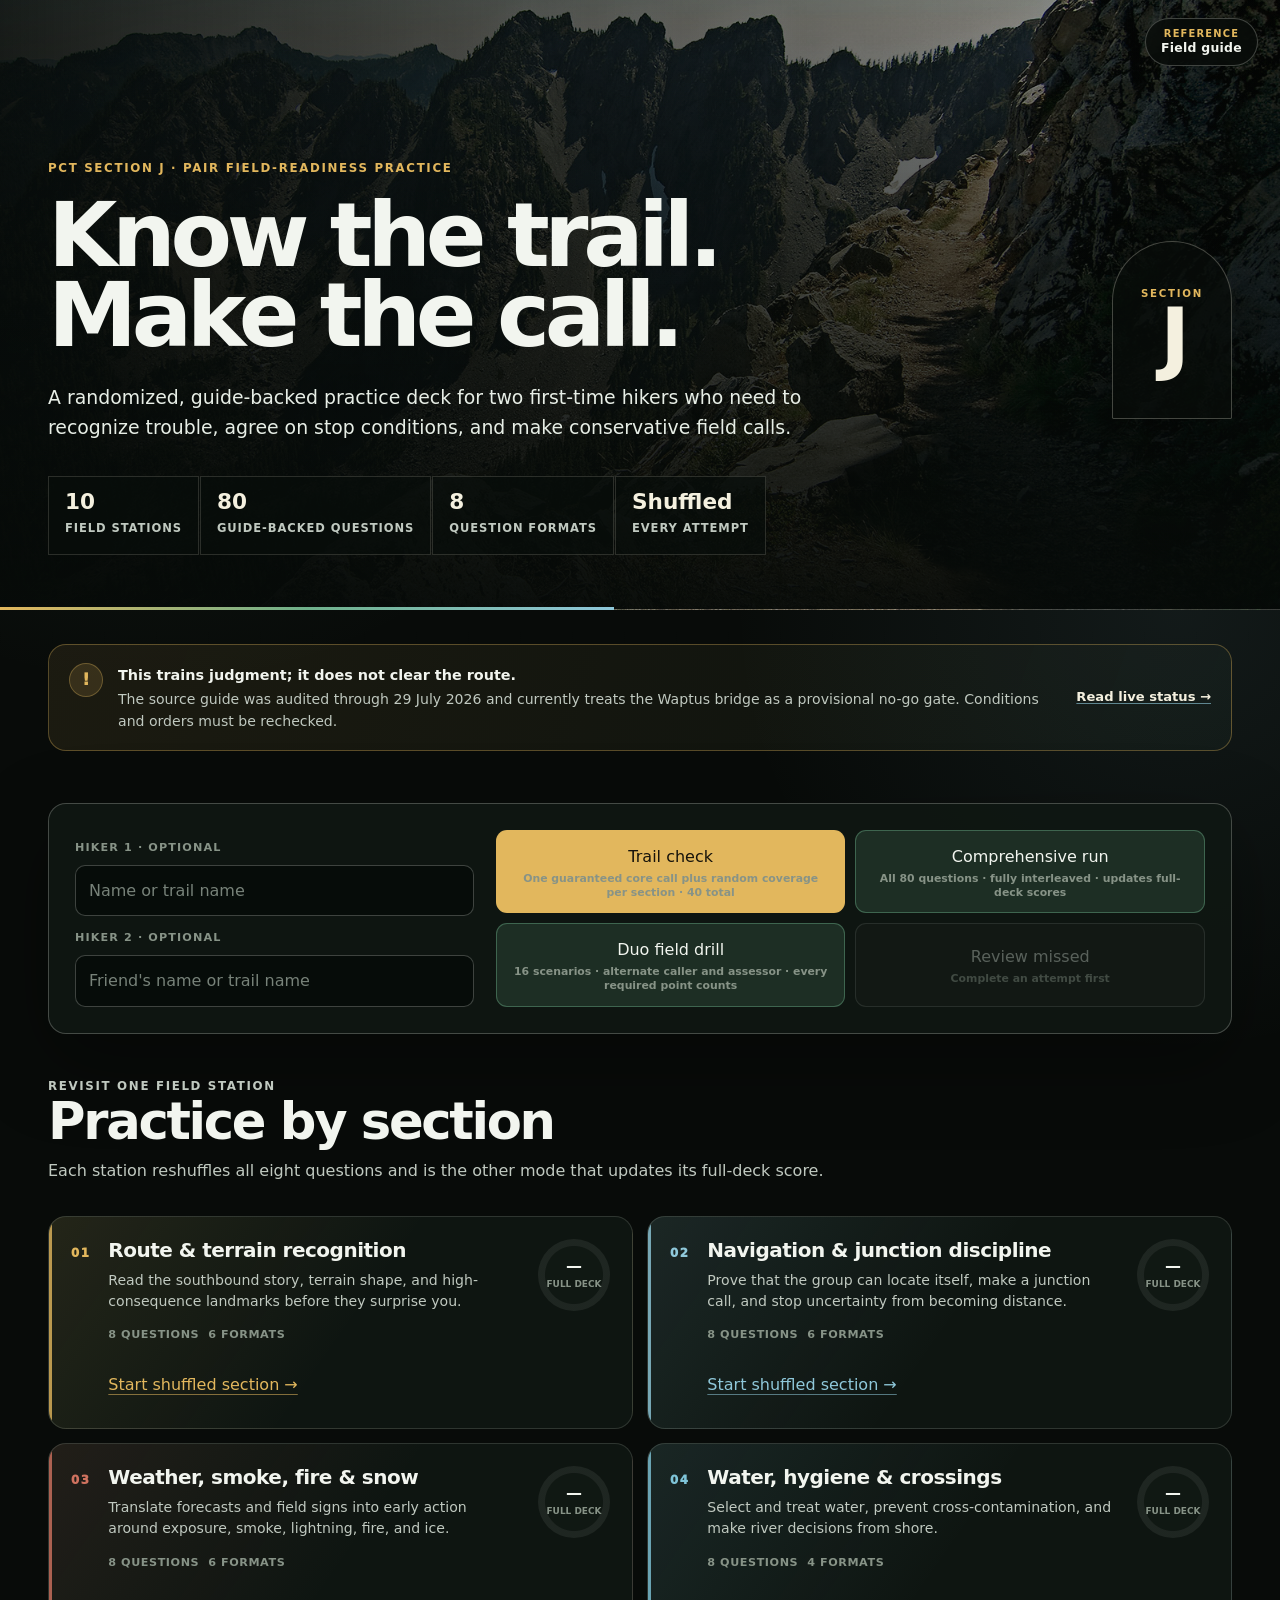
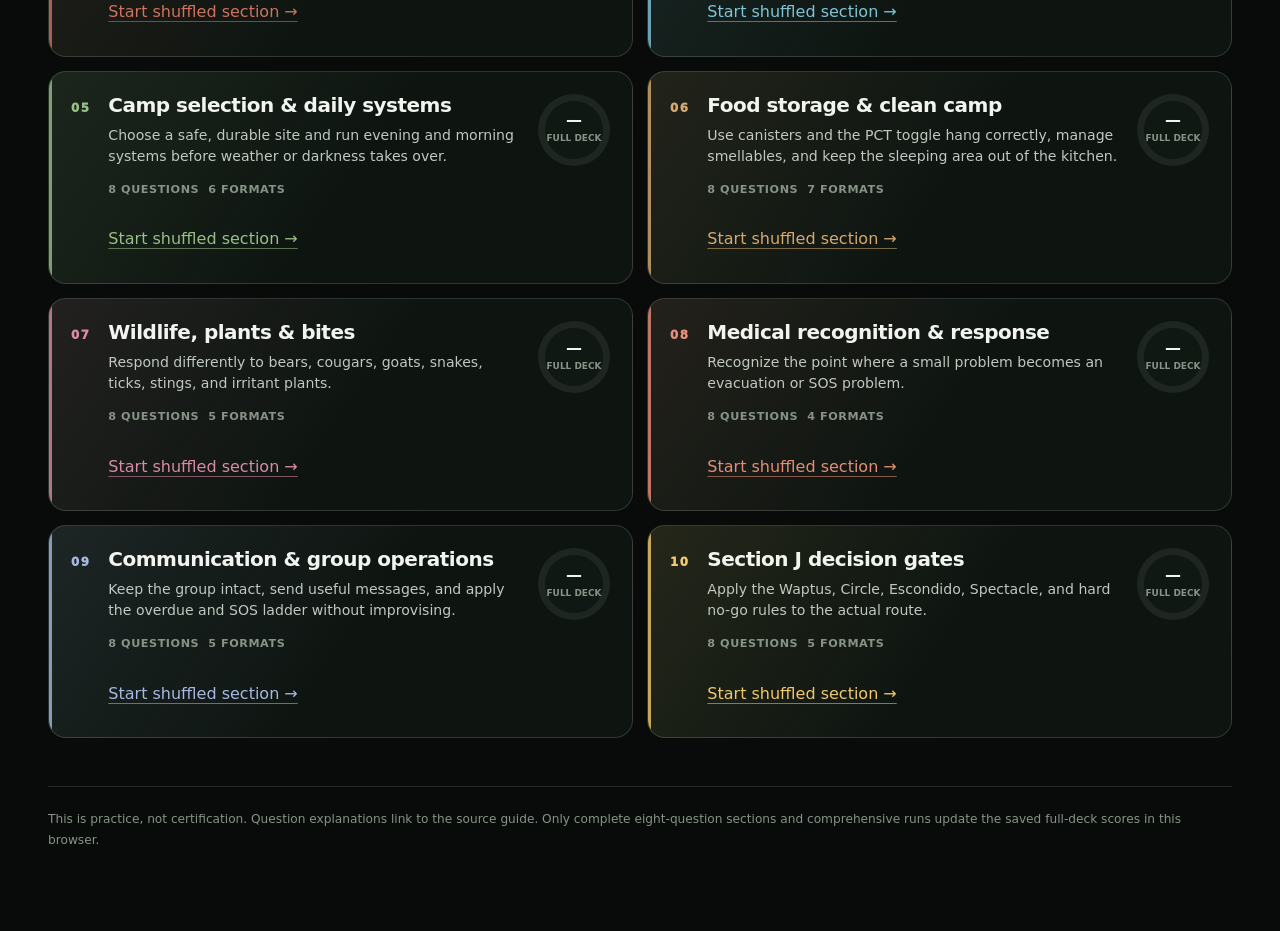
<file: quiz.html>
<!doctype html>
<html lang="en">
  <head>
    <meta charset="utf-8" />
    <meta name="viewport" content="width=device-width, initial-scale=1" />
    <meta name="color-scheme" content="dark" />
    <meta
      name="description"
      content="A randomized, section-based trail knowledge quiz for the PCT Section J field guide."
    />
    <title>Section J Trail Knowledge Check</title>
    <link
      rel="icon"
      href="data:image/svg+xml,%3Csvg xmlns='http://www.w3.org/2000/svg' viewBox='0 0 64 64'%3E%3Crect width='64' height='64' rx='12' fill='%23080c0a'/%3E%3Cpath d='M10 50 28 14l10 19 6-10 10 27H10z' fill='%23e2b75d'/%3E%3C/svg%3E"
    />
    <link rel="stylesheet" href="styles.css?v=20260730c" />
    <link rel="stylesheet" href="quiz.css?v=20260730c" />
  </head>
  <body class="quiz-page">
    <a class="page-switcher" href="index.html">
      <span>Reference</span>
      Field guide
    </a>

    <main id="quiz-app" class="quiz-shell">
      <section id="quiz-loading" class="quiz-loading" aria-live="polite">
        <span class="loading-pulse" aria-hidden="true"></span>
        Preparing the trail deck…
      </section>
    </main>

    <noscript>
      <p class="quiz-noscript">
        This quiz needs JavaScript to shuffle questions, score answers, and save full-deck section results.
      </p>
    </noscript>

    <script src="quiz-data.js?v=20260730c"></script>
    <script src="quiz.js?v=20260730c"></script>
  </body>
</html>
</file>
<file: styles.css>
:root {
  color-scheme: dark;
  --bg: #080b09;
  --surface: #111815;
  --surface-soft: #17211d;
  --surface-cold: #10212a;
  --text: #f2f5ef;
  --muted: #c0c9c0;
  --subtle: #879387;
  --line: rgba(236, 243, 235, 0.14);
  --line-strong: rgba(236, 243, 235, 0.24);
  --evergreen: #6fb18b;
  --glacier: #8fc8da;
  --snow: #f4f0df;
  --sun: #e2b75d;
  --ember: #cf725f;
  --berry: #d88ba6;
  --code: #b9e3ca;
}

* {
  box-sizing: border-box;
}

html {
  scroll-behavior: smooth;
}

body {
  background: var(--bg);
  color: var(--text);
  font: 16px/1.7 ui-sans-serif, system-ui, -apple-system, BlinkMacSystemFont, "Segoe UI", sans-serif;
  margin: 0;
  overflow-x: hidden;
}

a {
  color: var(--glacier);
  text-decoration-color: rgba(143, 200, 218, 0.62);
  text-decoration-thickness: 0.08em;
  text-underline-offset: 0.18em;
}

a:hover {
  color: #c7ecf4;
}

.page-switcher {
  align-items: center;
  backdrop-filter: blur(14px);
  background: rgba(8, 11, 9, 0.82);
  border: 1px solid var(--line-strong);
  border-radius: 999px;
  color: var(--text);
  display: inline-flex;
  flex-direction: column;
  font-size: 0.78rem;
  font-weight: 850;
  gap: 1px;
  letter-spacing: 0.02em;
  line-height: 1.1;
  padding: 10px 15px;
  position: fixed;
  right: 22px;
  text-align: right;
  text-decoration: none;
  top: 18px;
  z-index: 50;
}

.page-switcher span {
  color: var(--sun);
  font-size: 0.62rem;
  letter-spacing: 0.12em;
  text-transform: uppercase;
}

.page-switcher:hover {
  background: rgba(20, 31, 25, 0.94);
  border-color: rgba(143, 200, 218, 0.56);
  color: var(--snow);
}

.markdown-body {
  margin: 0 auto;
  max-width: 1060px;
  padding: 0 0 60px;
  width: min(1060px, calc(100% - 48px));
}

.loading {
  color: var(--muted);
  padding: 64px 0;
}

.guide-hero {
  align-items: end;
  background:
    linear-gradient(180deg, rgba(5, 9, 7, 0.18), rgba(5, 9, 7, 0.82)),
    linear-gradient(90deg, rgba(5, 9, 7, 0.88), rgba(5, 9, 7, 0.22)),
    url("assets/images/section-j-kendall.jpg") center / cover;
  border-bottom: 1px solid var(--line-strong);
  display: grid;
  grid-template-columns: minmax(0, 1fr);
  margin-left: 50%;
  min-height: min(720px, 76vh);
  padding: 96px max(24px, calc((100vw - 1060px) / 2)) 58px;
  transform: translateX(-50%);
  width: 100vw;
}

.guide-hero > div {
  max-width: 980px;
  min-width: 0;
  width: 100%;
}

.markdown-body .guide-hero h1 {
  font-size: 5.2rem;
  line-height: 0.98;
  margin: 0;
  max-width: 980px;
  min-width: 0;
  overflow-wrap: anywhere;
  text-wrap: balance;
}

.hero-kicker {
  color: var(--sun);
  font-size: 0.82rem;
  font-weight: 800;
  margin: 0 0 16px;
  max-width: 100%;
  overflow-wrap: anywhere;
  text-transform: uppercase;
}

.hero-deck {
  color: #edf4eb;
  font-size: 1.24rem;
  line-height: 1.55;
  margin: 24px 0 0;
  max-width: 780px;
  min-width: 0;
  overflow-wrap: anywhere;
}

.hero-facts {
  display: grid;
  gap: 1px;
  grid-template-columns: repeat(4, minmax(0, 1fr));
  margin-top: 34px;
  max-width: 980px;
}

.hero-facts span {
  background: rgba(12, 18, 15, 0.68);
  border: 1px solid rgba(244, 240, 223, 0.14);
  color: var(--muted);
  min-width: 0;
  padding: 14px 16px;
}

.hero-facts strong {
  color: var(--snow);
  display: block;
  font-size: 0.78rem;
  margin-bottom: 4px;
  text-transform: uppercase;
}

.guide-nav {
  border-bottom: 1px solid var(--line-strong);
  border-top: 1px solid var(--line-strong);
  margin: 32px 0 58px;
  padding: 20px 0;
}

.guide-nav-title {
  color: var(--sun);
  font-size: 0.82rem;
  font-weight: 850;
  margin: 0 0 12px;
  text-transform: uppercase;
}

.guide-nav ol {
  display: grid;
  gap: 8px 18px;
  grid-template-columns: repeat(3, minmax(0, 1fr));
  list-style: none;
  margin: 0;
  padding: 0;
}

.guide-nav a {
  color: var(--text);
  display: block;
  font-size: 0.94rem;
  line-height: 1.35;
  text-decoration: none;
}

.guide-nav a:hover {
  color: var(--glacier);
}

.unit-toggle {
  align-items: center;
  display: flex;
  gap: 8px;
  justify-content: flex-end;
  margin: -34px 0 52px;
}

.unit-toggle-label {
  color: var(--sun);
  font-size: 0.76rem;
  font-weight: 850;
  margin-right: 2px;
  text-transform: uppercase;
}

.unit-toggle button {
  appearance: none;
  background: rgba(17, 24, 21, 0.82);
  border: 1px solid var(--line-strong);
  border-radius: 8px;
  color: var(--muted);
  cursor: pointer;
  font: inherit;
  font-size: 0.84rem;
  font-weight: 800;
  line-height: 1;
  min-width: 42px;
  padding: 10px 12px;
}

.unit-toggle button:hover,
.unit-toggle button.is-selected {
  background: rgba(143, 200, 218, 0.15);
  border-color: rgba(143, 200, 218, 0.55);
  color: var(--snow);
}

.altitude-value {
  white-space: nowrap;
}

.trek-profile {
  margin: 30px 0 40px;
}

.trek-profile-shell {
  background:
    linear-gradient(180deg, rgba(143, 200, 218, 0.08), rgba(111, 177, 139, 0.03)),
    #0b1210;
  border: 1px solid var(--line-strong);
  border-radius: 8px;
  overflow: hidden;
}

.trek-profile-svg {
  display: block;
  height: auto;
  min-width: 860px;
  width: 100%;
}

.trek-profile-shell {
  overflow-x: auto;
  scrollbar-color: rgba(143, 200, 218, 0.56) rgba(236, 243, 235, 0.08);
  scrollbar-width: thin;
  -webkit-overflow-scrolling: touch;
}

.trek-profile-gridline {
  stroke: rgba(236, 243, 235, 0.1);
  stroke-width: 1;
}

.trek-profile-distance-line {
  stroke: rgba(236, 243, 235, 0.05);
  stroke-width: 1;
}

.trek-profile-camp-line {
  stroke: rgba(241, 216, 142, 0.42);
  stroke-dasharray: 4 7;
  stroke-width: 1.3;
}

.trek-profile-axis {
  stroke: rgba(236, 243, 235, 0.42);
  stroke-width: 1.2;
}

.trek-profile-area {
  fill: url("#trek-profile-fill");
  opacity: 0.95;
}

.trek-profile-line {
  fill: none;
  stroke: #8fc8da;
  stroke-linecap: round;
  stroke-linejoin: round;
  stroke-width: 4;
}

.trek-profile-marker circle {
  fill: #cfe7f0;
  stroke: #0b1210;
  stroke-width: 2.4;
}

.trek-profile-marker.is-camp circle {
  fill: #f1d88e;
}

.trek-profile-marker:focus-visible circle {
  outline: none;
  stroke: #ffffff;
  stroke-width: 4;
}

.trek-profile-axis-label,
.trek-profile-axis-title,
.trek-profile-camp-label,
.trek-profile-point-label {
  font-family: ui-sans-serif, system-ui, -apple-system, BlinkMacSystemFont, "Segoe UI", sans-serif;
}

.trek-profile-axis-label {
  fill: var(--muted);
  font-size: 14px;
  font-weight: 750;
}

.trek-profile-axis-title {
  fill: var(--muted);
  font-size: 14px;
  font-weight: 800;
}

.trek-profile-camp-label {
  fill: #f1d88e;
  font-size: 13px;
  font-weight: 900;
}

.trek-profile-point-label {
  fill: var(--snow);
  font-size: 14px;
  font-weight: 900;
  paint-order: stroke;
  stroke: #0b1210;
  stroke-linejoin: round;
  stroke-width: 4;
}

.trek-profile-point-altitude {
  fill: var(--muted);
  font-size: 12px;
  font-weight: 850;
}

.trek-profile-list {
  border-top: 1px solid var(--line);
  display: grid;
  gap: 0;
  grid-template-columns: repeat(2, minmax(0, 1fr));
  list-style: none;
  margin: 0;
  min-width: 860px;
  padding: 0;
}

.trek-profile-list li {
  border-top: 1px solid rgba(236, 243, 235, 0.06);
  display: grid;
  gap: 5px;
  padding: 13px 16px;
}

.trek-profile-list li:nth-child(odd) {
  border-right: 1px solid rgba(236, 243, 235, 0.06);
}

.trek-profile-list strong {
  color: var(--snow);
  font-size: 0.88rem;
  line-height: 1.25;
}

.trek-profile-list span {
  color: var(--muted);
  font-size: 0.82rem;
  line-height: 1.35;
}

.markdown-body > :first-child:not(.guide-hero) {
  margin-top: 64px;
}

.markdown-body h1,
.markdown-body h2,
.markdown-body h3,
.markdown-body h4,
.markdown-body h5,
.markdown-body h6 {
  line-height: 1.18;
  margin: 2.2em 0 0.72em;
  overflow-wrap: anywhere;
}

.markdown-body h1 {
  font-size: 3.1rem;
}

.markdown-body h2 {
  border-top: 1px solid var(--line);
  color: var(--snow);
  font-size: 2.05rem;
  padding-top: 1.2em;
}

.markdown-body h3 {
  color: #e3ece2;
  font-size: 1.42rem;
}

.markdown-body h4 {
  color: var(--sun);
  font-size: 1rem;
}

.markdown-body h5,
.markdown-body h6 {
  color: var(--muted);
  font-size: 0.95rem;
  text-transform: uppercase;
}

.markdown-body p,
.markdown-body li,
.markdown-body dd {
  color: var(--text);
  overflow-wrap: anywhere;
  word-break: normal;
}

.markdown-body p,
.markdown-body ul,
.markdown-body ol,
.markdown-body dl {
  margin: 0 0 1.08em;
}

.markdown-body ul,
.markdown-body ol {
  padding-left: 1.35em;
}

.markdown-body li + li {
  margin-top: 0.32em;
}

.markdown-body strong {
  color: var(--snow);
}

.markdown-body em {
  color: #dce8dd;
}

.markdown-body hr,
.footnotes-sep {
  border: 0;
  border-top: 1px solid var(--line);
  margin: 34px 0;
}

.quick-grid {
  display: grid;
  gap: 14px;
  grid-template-columns: repeat(3, minmax(0, 1fr));
  margin: 24px 0 38px;
}

.quick-grid > div {
  background: var(--surface);
  border: 1px solid var(--line);
  border-radius: 8px;
  min-width: 0;
  padding: 18px;
}

.quick-grid strong {
  color: var(--sun);
  display: block;
  font-size: 0.78rem;
  margin-bottom: 8px;
  text-transform: uppercase;
}

blockquote {
  border-left: 3px solid var(--evergreen);
  color: var(--muted);
  margin: 24px 0;
  padding: 2px 0 2px 18px;
}

blockquote p {
  color: var(--muted);
}

.callout {
  background: rgba(17, 24, 21, 0.82);
  border: 1px solid var(--line);
  border-left: 5px solid var(--evergreen);
  border-radius: 8px;
  margin: 26px 0 32px;
  padding: 16px 18px 16px 20px;
}

.callout p:last-child,
.callout ul:last-child,
.callout ol:last-child {
  margin-bottom: 0;
}

.callout::before {
  color: var(--sun);
  content: attr(data-callout);
  display: block;
  font-size: 0.74rem;
  font-weight: 850;
  margin-bottom: 8px;
  text-transform: uppercase;
}

.callout-tip,
.callout-field,
.callout-gear {
  border-left-color: var(--evergreen);
}

.callout-note,
.callout-water {
  border-left-color: var(--glacier);
}

.callout-important,
.callout-decision,
.callout-check {
  border-left-color: var(--sun);
}

.callout-warning,
.callout-caution,
.callout-emergency,
.callout-fire {
  border-left-color: var(--ember);
}

.table-wrap {
  border-bottom: 1px solid var(--line-strong);
  border-top: 1px solid var(--line-strong);
  margin: 28px 0 38px;
  overflow: visible;
}

.table-wrap.is-wide {
  margin-left: 50%;
  transform: translateX(-50%);
  width: min(1480px, calc(100vw - 48px));
}

.table-wrap.is-dense {
  width: min(1680px, calc(100vw - 32px));
}

table {
  border-collapse: collapse;
  min-width: 0;
  table-layout: fixed;
  width: 100%;
}

th,
td {
  border-bottom: 1px solid var(--line);
  overflow-wrap: anywhere;
  padding: 12px 13px;
  text-align: left;
  vertical-align: top;
}

th {
  background: rgba(143, 200, 218, 0.09);
  color: var(--snow);
  font-size: 0.78rem;
  font-weight: 850;
  line-height: 1.35;
  text-transform: uppercase;
}

td {
  color: #dde7df;
  font-size: 0.94rem;
  line-height: 1.5;
}

tbody tr:last-child td {
  border-bottom: 0;
}

tbody tr:hover {
  background: rgba(255, 255, 255, 0.028);
}

.table-wrap.is-wide th,
.table-wrap.is-wide td {
  padding-left: 10px;
  padding-right: 10px;
}

.table-wrap.is-dense th,
.table-wrap.is-dense td {
  padding: 9px 7px;
}

.table-wrap.is-dense th {
  font-size: 0.67rem;
}

.table-wrap.is-dense td {
  font-size: 0.79rem;
  line-height: 1.42;
}

pre {
  background: #080d0b;
  border: 1px solid var(--line);
  border-radius: 8px;
  margin: 22px 0 30px;
  overflow-x: auto;
  padding: 18px;
  position: relative;
}

pre[data-language]::before {
  color: var(--subtle);
  content: attr(data-language);
  font-size: 0.72rem;
  font-weight: 850;
  position: absolute;
  right: 12px;
  text-transform: uppercase;
  top: 8px;
}

code,
kbd,
samp {
  font-family: "SFMono-Regular", Consolas, "Liberation Mono", monospace;
}

code {
  color: var(--code);
  font-size: 0.92em;
}

:not(pre) > code {
  background: rgba(143, 200, 218, 0.09);
  border: 1px solid rgba(143, 200, 218, 0.18);
  border-radius: 4px;
  padding: 0.08em 0.28em;
}

mark {
  background: rgba(226, 183, 93, 0.28);
  color: #fff8df;
  padding: 0 0.12em;
}

.contains-task-list {
  list-style: none;
  padding-left: 0;
}

.task-list-item {
  align-items: flex-start;
  display: flex;
  gap: 0.55em;
}

.task-list-item input {
  accent-color: var(--evergreen);
  margin-top: 0.4em;
}

.markdown-body img,
.markdown-body video {
  display: block;
  height: auto;
  max-width: 100%;
}

.markdown-body > p > img:only-child,
.markdown-body > img {
  border: 1px solid var(--line);
  border-radius: 8px;
  margin: 24px 0 30px;
}

.diagram-wrap {
  margin: 28px 0 38px;
}

.diagram-wrap.is-wide {
  margin-left: 50%;
  transform: translateX(-50%);
  width: min(1320px, calc(100vw - 48px));
}

.diagram-viewport {
  background:
    linear-gradient(180deg, rgba(236, 243, 235, 0.06), rgba(236, 243, 235, 0.02)),
    #0c1411;
  border: 1px solid var(--line-strong);
  border-radius: 8px;
  overflow-x: auto;
  padding: 22px;
  scrollbar-color: rgba(143, 200, 218, 0.56) rgba(236, 243, 235, 0.08);
  scrollbar-width: thin;
  width: 100%;
  -webkit-overflow-scrolling: touch;
}

.diagram-svg {
  display: block;
  height: auto;
  margin: 0 auto;
  max-width: 100%;
  width: min(100%, var(--diagram-natural-width, 100%));
}

.diagram-wrap.is-tall .diagram-svg {
  max-height: min(820px, 78vh);
  width: auto;
}

.bear-hang-figure {
  margin: 28px 0 38px;
}

.bear-hang-viewport {
  background: #0c1411;
  border: 1px solid var(--line-strong);
  border-radius: 8px;
  overflow-x: auto;
  scrollbar-color: rgba(143, 200, 218, 0.56) rgba(236, 243, 235, 0.08);
  scrollbar-width: thin;
  width: 100%;
  -webkit-overflow-scrolling: touch;
}

.bear-hang-viewport img {
  display: block;
  height: auto;
  max-width: none;
  min-width: 760px;
  width: 100%;
}

.bear-hang-figure figcaption {
  border-left: 2px solid rgba(143, 200, 218, 0.48);
  color: var(--muted);
  font-size: 0.88rem;
  line-height: 1.5;
  margin-top: 10px;
  padding-left: 12px;
}

.diagram-error {
  border-left: 3px solid var(--ember);
  margin: 24px 0 34px;
  padding-left: 16px;
}

.diagram-error pre {
  margin-bottom: 0;
}

.diagram-message {
  color: var(--muted);
  margin: 0 0 12px;
}

.markdown-body div:has(> figure) {
  display: grid;
  gap: 18px;
  grid-template-columns: repeat(3, minmax(0, 1fr));
  margin: 18px 0 38px;
}

.markdown-body div:has(> figure) figure {
  margin: 0;
  min-width: 0;
}

.markdown-body div:has(> figure) img {
  aspect-ratio: 4 / 3;
  border: 1px solid var(--line);
  border-radius: 8px;
  display: block;
  object-fit: cover;
  width: 100%;
}

.markdown-body div:has(> figure) figcaption {
  color: var(--muted);
  font-size: 0.86rem;
  line-height: 1.45;
  padding: 10px 2px 0;
}

.photo-grid,
.figure-grid {
  display: grid;
  gap: 16px;
  grid-template-columns: repeat(12, minmax(0, 1fr));
  margin: 26px 0 42px;
}

.photo-grid > figure,
.figure-grid > figure {
  grid-column: span 4;
  margin: 0;
  min-width: 0;
}

.photo-grid.is-two > figure,
.figure-grid.is-two > figure {
  grid-column: span 6;
}

.photo-grid.is-featured > figure:first-child,
.figure-grid.is-featured > figure:first-child {
  grid-column: span 7;
  grid-row: span 2;
}

.photo-grid.is-featured > figure:not(:first-child),
.figure-grid.is-featured > figure:not(:first-child) {
  grid-column: span 5;
}

.photo-grid.is-tight,
.figure-grid.is-tight {
  gap: 10px;
}

.photo-grid img,
.figure-grid img {
  aspect-ratio: 4 / 3;
  border: 1px solid var(--line);
  border-radius: 8px;
  display: block;
  object-fit: cover;
  width: 100%;
}

.photo-grid.is-panorama img,
.figure-grid.is-panorama img {
  aspect-ratio: 16 / 9;
}

.photo-grid figcaption,
.figure-grid figcaption {
  border-left: 2px solid rgba(143, 200, 218, 0.48);
  color: var(--muted);
  font-size: 0.84rem;
  line-height: 1.42;
  margin-top: 10px;
  padding: 0 0 0 10px;
}

.figure-plate {
  margin: 30px 0 42px;
}

.figure-plate img {
  aspect-ratio: var(--figure-ratio, 16 / 10);
  border: 1px solid var(--line-strong);
  border-radius: 8px;
  object-fit: cover;
  width: 100%;
}

.figure-plate figcaption {
  border-bottom: 1px solid var(--line);
  color: var(--muted);
  font-size: 0.88rem;
  line-height: 1.5;
  padding: 12px 0 14px;
}

.field-manual,
.manual-panel {
  background:
    linear-gradient(180deg, rgba(143, 200, 218, 0.08), rgba(111, 177, 139, 0.04)),
    rgba(12, 18, 15, 0.9);
  border: 1px solid var(--line-strong);
  border-radius: 8px;
  margin: 32px 0 40px;
  padding: 22px;
  position: relative;
}

.field-manual::before,
.manual-panel::before {
  color: var(--sun);
  content: "Field manual";
  display: block;
  font-size: 0.72rem;
  font-weight: 850;
  letter-spacing: 0;
  margin-bottom: 12px;
  text-transform: uppercase;
}

.manual-panel::before {
  content: "Manual panel";
}

.field-manual[data-label]::before,
.manual-panel[data-label]::before {
  content: attr(data-label);
}

.field-manual > h2:first-child,
.field-manual > h3:first-child,
.field-manual > h4:first-child,
.manual-panel > h2:first-child,
.manual-panel > h3:first-child,
.manual-panel > h4:first-child {
  border-top: 0;
  margin-top: 0;
  padding-top: 0;
}

.field-manual > :last-child,
.manual-panel > :last-child,
.manual-grid > :last-child,
.procedure-card > :last-child,
.expert-drill > :last-child,
.drill-grid > :last-child,
.gear-item > :last-child,
.mini-diagram > :last-child {
  margin-bottom: 0;
}

.manual-kicker {
  color: var(--glacier);
  font-size: 0.76rem;
  font-weight: 850;
  margin: 0 0 8px;
  text-transform: uppercase;
}

.manual-title {
  color: var(--snow);
  font-size: 1.28rem;
  line-height: 1.2;
  margin: 0 0 12px;
}

.manual-grid {
  background: var(--line);
  border: 1px solid var(--line);
  border-radius: 8px;
  display: grid;
  gap: 1px;
  grid-template-columns: repeat(3, minmax(0, 1fr));
  margin: 18px 0 6px;
  overflow: hidden;
}

.manual-grid > * {
  background: rgba(8, 13, 11, 0.92);
  margin: 0;
  min-width: 0;
  padding: 14px 16px;
}

.manual-rule {
  border-top: 1px solid var(--line);
  color: #dfe9df;
  margin: 18px 0 0;
  padding-top: 14px;
}

.procedure {
  counter-reset: procedure-step;
  display: grid;
  gap: 12px;
  margin: 28px 0 40px;
}

.procedure-card {
  background: rgba(17, 24, 21, 0.86);
  border: 1px solid var(--line);
  border-left: 4px solid var(--glacier);
  border-radius: 8px;
  counter-increment: procedure-step;
  display: grid;
  gap: 4px 16px;
  grid-template-columns: 4.2rem minmax(0, 1fr);
  min-width: 0;
  padding: 16px 18px 16px 14px;
}

.procedure-card::before {
  color: var(--sun);
  content: counter(procedure-step, decimal-leading-zero);
  font-size: 1.12rem;
  font-weight: 850;
  grid-row: 1 / span 4;
  line-height: 1;
  padding-top: 0.18em;
}

.procedure-card[data-step]::before {
  content: attr(data-step);
}

.procedure-card.is-critical {
  border-left-color: var(--ember);
}

.procedure-card.is-check {
  border-left-color: var(--sun);
}

.procedure-card > * {
  grid-column: 2;
  margin-bottom: 0.46em;
}

.procedure-card > h3:first-child,
.procedure-card > h4:first-child,
.procedure-card > h5:first-child {
  color: var(--snow);
  margin: 0 0 0.28em;
}

.expert-drill {
  background:
    linear-gradient(90deg, rgba(226, 183, 93, 0.12), transparent 42%),
    rgba(15, 21, 18, 0.92);
  border: 1px solid var(--line-strong);
  border-radius: 8px;
  border-top: 3px solid var(--sun);
  margin: 30px 0 40px;
  padding: 20px 22px;
}

.expert-drill::before {
  color: var(--sun);
  content: "Expert drill";
  display: block;
  font-size: 0.72rem;
  font-weight: 850;
  margin-bottom: 10px;
  text-transform: uppercase;
}

.expert-drill[data-label]::before {
  content: attr(data-label);
}

.drill-grid {
  background: var(--line);
  border: 1px solid var(--line);
  border-radius: 8px;
  display: grid;
  gap: 1px;
  grid-template-columns: repeat(3, minmax(0, 1fr));
  margin: 16px 0 4px;
  overflow: hidden;
}

.drill-grid > * {
  background: rgba(8, 13, 11, 0.9);
  margin: 0;
  min-width: 0;
  padding: 13px 15px;
}

.drill-step {
  border-top: 1px solid var(--line);
  margin-top: 16px;
  padding-top: 14px;
}

.drill-metric {
  color: var(--glacier);
  display: block;
  font-size: 0.76rem;
  font-weight: 850;
  margin-bottom: 5px;
  text-transform: uppercase;
}

.hazard-matrix {
  background: var(--line);
  border: 1px solid var(--line-strong);
  border-radius: 8px;
  display: grid;
  gap: 1px;
  grid-template-columns: minmax(180px, 1.05fr) repeat(3, minmax(0, 1fr));
  margin: 28px 0 40px;
  overflow: hidden;
}

.hazard-matrix > * {
  background: rgba(12, 18, 15, 0.94);
  margin: 0;
  min-width: 0;
  padding: 13px 15px;
}

.hazard-head {
  background: rgba(143, 200, 218, 0.11);
  color: var(--snow);
  font-size: 0.74rem;
  font-weight: 850;
  text-transform: uppercase;
}

.hazard-level,
.risk-low,
.risk-moderate,
.risk-high,
.risk-severe {
  border-left: 3px solid var(--evergreen);
  color: var(--snow);
  font-weight: 800;
  padding-left: 10px;
}

.risk-moderate {
  border-left-color: var(--sun);
}

.risk-high {
  border-left-color: var(--ember);
}

.risk-severe {
  border-left-color: var(--berry);
}

.packing-grid,
.gear-grid {
  display: grid;
  gap: 12px;
  grid-template-columns: repeat(auto-fit, minmax(min(230px, 100%), 1fr));
  margin: 26px 0 40px;
}

.gear-item {
  background: rgba(17, 24, 21, 0.84);
  border: 1px solid var(--line);
  border-radius: 8px;
  min-width: 0;
  padding: 16px;
}

.gear-item strong {
  color: var(--snow);
}

.gear-meta,
.gear-weight {
  color: var(--glacier);
  display: inline-block;
  font-size: 0.75rem;
  font-weight: 850;
  margin: 0 8px 8px 0;
  text-transform: uppercase;
}

.gear-check {
  list-style: none;
  margin: 12px 0 0;
  padding: 0;
}

.gear-check li {
  margin: 0;
  padding-left: 1.45em;
  position: relative;
}

.gear-check li + li {
  margin-top: 0.42em;
}

.gear-check li::before {
  border: 1px solid var(--evergreen);
  border-radius: 3px;
  content: "";
  height: 0.72em;
  left: 0;
  position: absolute;
  top: 0.46em;
  width: 0.72em;
}

.mini-diagram {
  background:
    linear-gradient(180deg, rgba(143, 200, 218, 0.08), rgba(111, 177, 139, 0.03)),
    repeating-linear-gradient(90deg, rgba(236, 243, 235, 0.045) 0 1px, transparent 1px 24px),
    #0c1411;
  border: 1px solid var(--line-strong);
  border-radius: 8px;
  margin: 28px 0 40px;
  overflow: hidden;
  padding: 18px;
}

.mini-diagram-grid {
  display: grid;
  gap: 10px;
  grid-template-columns: repeat(auto-fit, minmax(min(160px, 100%), 1fr));
}

.mini-flow {
  align-items: center;
  display: flex;
  gap: 10px;
  min-width: 0;
}

.mini-node {
  background: rgba(8, 13, 11, 0.84);
  border: 1px solid rgba(143, 200, 218, 0.34);
  border-radius: 7px;
  color: var(--text);
  min-width: 0;
  padding: 10px 12px;
}

.mini-node strong {
  color: var(--sun);
  display: block;
  font-size: 0.74rem;
  margin-bottom: 4px;
  text-transform: uppercase;
}

.mini-arrow {
  background: var(--glacier);
  flex: 0 0 30px;
  height: 1px;
  position: relative;
}

.mini-arrow::after {
  border-bottom: 4px solid transparent;
  border-left: 6px solid var(--glacier);
  border-top: 4px solid transparent;
  content: "";
  position: absolute;
  right: -1px;
  top: -3.5px;
}

.table-wrap:has(.instruction-table),
.table-wrap:has(.dense-instruction-table),
.table-wrap:has(.hazard-table),
.table-wrap:has(.gear-table) {
  background: rgba(8, 13, 11, 0.44);
  border-color: var(--line-strong);
  overflow-x: auto;
  scrollbar-color: rgba(143, 200, 218, 0.56) rgba(236, 243, 235, 0.08);
  scrollbar-width: thin;
  -webkit-overflow-scrolling: touch;
}

.instruction-table,
.dense-instruction-table,
.hazard-table,
.gear-table {
  min-width: min(860px, 100%);
}

.instruction-table th,
.dense-instruction-table th,
.hazard-table th,
.gear-table th {
  background: rgba(111, 177, 139, 0.11);
}

.instruction-table td,
.dense-instruction-table td {
  line-height: 1.44;
}

.dense-instruction-table th,
.dense-instruction-table td {
  padding: 9px 8px;
}

.dense-instruction-table th {
  font-size: 0.68rem;
}

.dense-instruction-table td {
  font-size: 0.82rem;
}

.hazard-table tbody td:first-child,
.gear-table tbody td:first-child {
  color: var(--snow);
  font-weight: 800;
}

.hazard-table .risk-low,
.hazard-table .risk-moderate,
.hazard-table .risk-high,
.hazard-table .risk-severe {
  display: block;
  min-height: 100%;
}

.footnotes {
  color: var(--muted);
  font-size: 0.9rem;
}

.footnotes-list {
  padding-left: 1.3em;
}

.footnote-backref {
  color: var(--sun);
  text-decoration: none;
}

@media (max-width: 980px) {
  .markdown-body .guide-hero h1 {
    font-size: 4.15rem;
  }

  .hero-facts,
  .quick-grid,
  .guide-nav ol {
    grid-template-columns: repeat(2, minmax(0, 1fr));
  }

  .markdown-body div:has(> figure) {
    grid-template-columns: repeat(2, minmax(0, 1fr));
  }

  .photo-grid > figure,
  .figure-grid > figure,
  .photo-grid.is-featured > figure:first-child,
  .figure-grid.is-featured > figure:first-child,
  .photo-grid.is-featured > figure:not(:first-child),
  .figure-grid.is-featured > figure:not(:first-child) {
    grid-column: span 6;
    grid-row: auto;
  }

  .manual-grid,
  .drill-grid {
    grid-template-columns: repeat(2, minmax(0, 1fr));
  }

  .hazard-matrix {
    grid-template-columns: repeat(2, minmax(0, 1fr));
  }

}

@media (max-width: 900px) {
  .table-wrap,
  .table-wrap.is-wide,
  .table-wrap.is-dense {
    border: 0;
    margin: 20px 0 34px;
    transform: none;
    width: auto;
  }

  table,
  thead,
  tbody,
  tr,
  th,
  td {
    display: block;
    min-width: 0;
    width: 100%;
  }

  thead {
    height: 1px;
    overflow: hidden;
    position: absolute;
    width: 1px;
  }

  tbody {
    display: grid;
    gap: 14px;
  }

  tbody tr,
  tbody tr:hover {
    background: rgba(17, 24, 21, 0.86);
    border: 1px solid var(--line);
    border-radius: 8px;
    overflow: hidden;
  }

  th,
  td,
  .table-wrap.is-dense th,
  .table-wrap.is-dense td {
    padding: 11px 12px;
  }

  td,
  .table-wrap.is-dense td {
    border-bottom: 1px solid var(--line);
    display: grid;
    font-size: 0.92rem;
    gap: 8px;
    grid-template-columns: minmax(98px, 30%) minmax(0, 1fr);
    line-height: 1.48;
  }

  td:last-child {
    border-bottom: 0;
  }

  td::before {
    color: var(--sun);
    content: attr(data-label);
    font-size: 0.7rem;
    font-weight: 850;
    line-height: 1.35;
    text-transform: uppercase;
  }
}

@media (max-width: 720px) {
  body {
    font-size: 15px;
  }

  .markdown-body {
    width: calc(100% - 28px);
  }

  .guide-page .page-switcher {
    right: 12px;
    top: 10px;
  }

  .guide-hero {
    margin-left: -14px;
    min-height: 74vh;
    padding: 76px 18px 34px;
    transform: none;
    width: calc(100% + 28px);
  }

  .guide-hero > div {
    max-width: 100%;
    min-width: 0;
  }

  .markdown-body .guide-hero h1 {
    font-size: 2.8rem;
    max-width: 100%;
    text-wrap: auto;
  }

  .hero-deck {
    font-size: 1rem;
    max-width: 100%;
  }

  .hero-facts,
  .quick-grid,
  .guide-nav ol {
    grid-template-columns: 1fr;
  }

  .hero-facts span {
    padding: 12px 14px;
  }

  .unit-toggle {
    justify-content: flex-start;
    margin: -28px 0 38px;
  }

  .markdown-body h1 {
    font-size: 2.1rem;
  }

  .markdown-body h2 {
    font-size: 1.55rem;
  }

  .markdown-body h3 {
    font-size: 1.24rem;
  }

  .markdown-body div:has(> figure) {
    grid-template-columns: 1fr;
  }

  .markdown-body div:has(> figure) img {
    aspect-ratio: 16 / 10;
  }

  .photo-grid,
  .figure-grid,
  .manual-grid,
  .drill-grid,
  .hazard-matrix {
    grid-template-columns: 1fr;
  }

  .trek-profile-svg,
  .trek-profile-list {
    min-width: 760px;
  }

  .trek-profile-list {
    grid-template-columns: 1fr;
  }

  .trek-profile-list li:nth-child(odd) {
    border-right: 0;
  }

  .photo-grid > figure,
  .figure-grid > figure,
  .photo-grid.is-two > figure,
  .figure-grid.is-two > figure,
  .photo-grid.is-featured > figure:first-child,
  .figure-grid.is-featured > figure:first-child,
  .photo-grid.is-featured > figure:not(:first-child),
  .figure-grid.is-featured > figure:not(:first-child) {
    grid-column: auto;
  }

  .field-manual,
  .manual-panel,
  .expert-drill,
  .mini-diagram {
    padding: 17px;
  }

  .procedure-card {
    grid-template-columns: 3.2rem minmax(0, 1fr);
    padding: 14px;
  }

  .mini-flow {
    align-items: stretch;
    flex-direction: column;
  }

  .mini-arrow {
    flex: 0 0 22px;
    height: 22px;
    margin-left: 14px;
    width: 1px;
  }

  .mini-arrow::after {
    border-left: 4px solid transparent;
    border-right: 4px solid transparent;
    border-top: 6px solid var(--glacier);
    bottom: -1px;
    left: -3.5px;
    right: auto;
    top: auto;
  }

  td,
  .table-wrap.is-dense td {
    grid-template-columns: minmax(88px, 34%) minmax(0, 1fr);
    padding: 10px 11px;
  }

  pre,
  .diagram-viewport {
    margin-left: -2px;
    margin-right: -2px;
    padding: 15px;
  }

  .diagram-wrap.is-wide {
    margin-left: -14px;
    transform: none;
    width: calc(100% + 28px);
  }

  .diagram-wrap.is-wide .diagram-svg {
    max-width: none;
    width: min(var(--diagram-natural-width, 760px), 980px);
  }

  .diagram-wrap.is-tall .diagram-svg {
    max-height: none;
    width: min(100%, var(--diagram-natural-width, 100%));
  }
}
</file>
<file: quiz.css>
:root {
  --quiz-bg: #080b09;
  --quiz-panel: rgba(15, 23, 19, 0.94);
  --quiz-panel-raised: #15211b;
  --quiz-panel-soft: #101813;
  --quiz-trail: rgba(226, 183, 93, 0.82);
  --quiz-correct: #8bd3a2;
  --quiz-wrong: #e58d77;
  --quiz-focus: #a9e0ef;
  --quiz-radius: 18px;
  --quiz-shadow: 0 28px 80px rgba(0, 0, 0, 0.34);
}

html {
  background: var(--quiz-bg);
}

.quiz-page {
  background:
    radial-gradient(circle at 12% 7%, rgba(111, 177, 139, 0.11), transparent 32rem),
    radial-gradient(circle at 92% 24%, rgba(143, 200, 218, 0.08), transparent 28rem),
    var(--quiz-bg);
  min-height: 100vh;
}

.quiz-page::before {
  background-image:
    linear-gradient(rgba(236, 243, 235, 0.025) 1px, transparent 1px),
    linear-gradient(90deg, rgba(236, 243, 235, 0.025) 1px, transparent 1px);
  background-size: 52px 52px;
  content: "";
  inset: 0;
  mask-image: linear-gradient(to bottom, black, transparent 78%);
  pointer-events: none;
  position: fixed;
}

.quiz-page button,
.quiz-page input,
.quiz-page select,
.quiz-page textarea {
  font: inherit;
}

.quiz-page button {
  -webkit-tap-highlight-color: transparent;
}

.quiz-page :focus-visible {
  outline: 3px solid var(--quiz-focus);
  outline-offset: 3px;
}

.quiz-shell {
  margin: 0 auto;
  max-width: 1240px;
  min-height: 100vh;
  padding: 0 28px 80px;
  position: relative;
}

.quiz-loading {
  align-items: center;
  color: var(--muted);
  display: flex;
  font-weight: 750;
  gap: 12px;
  justify-content: center;
  min-height: 80vh;
}

.loading-pulse {
  animation: pulse-marker 1.2s ease-in-out infinite;
  background: var(--sun);
  border-radius: 50%;
  box-shadow: 0 0 0 7px rgba(226, 183, 93, 0.12);
  height: 10px;
  width: 10px;
}

.quiz-noscript {
  background: #2a1714;
  border: 1px solid rgba(229, 141, 119, 0.48);
  color: var(--text);
  margin: 32px auto;
  max-width: 720px;
  padding: 18px;
}

.quiz-hero {
  align-items: end;
  background:
    linear-gradient(180deg, rgba(6, 10, 8, 0.08), rgba(6, 10, 8, 0.94)),
    linear-gradient(90deg, rgba(6, 10, 8, 0.9), rgba(6, 10, 8, 0.3)),
    url("assets/images/section-j-kendall.jpg") center 42% / cover;
  border-bottom: 1px solid var(--line-strong);
  display: grid;
  grid-template-columns: minmax(0, 1fr) auto;
  margin-left: 50%;
  min-height: 610px;
  padding: 104px max(28px, calc((100vw - 1184px) / 2)) 54px;
  position: relative;
  transform: translateX(-50%);
  width: 100vw;
}

.quiz-hero::after {
  background: linear-gradient(90deg, var(--sun), var(--evergreen), var(--glacier));
  bottom: -1px;
  content: "";
  height: 3px;
  left: 0;
  position: absolute;
  width: min(48vw, 720px);
}

.quiz-hero-copy {
  max-width: 900px;
}

.quiz-kicker,
.section-eyebrow {
  color: var(--sun);
  font-size: 0.74rem;
  font-weight: 900;
  letter-spacing: 0.14em;
  margin: 0 0 18px;
  text-transform: uppercase;
}

.quiz-hero h1 {
  font-size: clamp(3.2rem, 7vw, 6.8rem);
  letter-spacing: -0.06em;
  line-height: 0.89;
  margin: 0;
  max-width: 940px;
  text-wrap: balance;
}

.quiz-hero-deck {
  color: #e7eee6;
  font-size: 1.18rem;
  line-height: 1.6;
  margin: 26px 0 0;
  max-width: 760px;
}

.quiz-hero-stats {
  display: flex;
  flex-wrap: wrap;
  gap: 1px;
  margin-top: 34px;
}

.quiz-hero-stat {
  background: rgba(8, 13, 10, 0.72);
  border: 1px solid rgba(244, 240, 223, 0.15);
  min-width: 145px;
  padding: 14px 16px;
}

.quiz-hero-stat strong {
  color: var(--snow);
  display: block;
  font-size: 1.35rem;
  line-height: 1;
}

.quiz-hero-stat span {
  color: var(--muted);
  font-size: 0.72rem;
  font-weight: 800;
  letter-spacing: 0.08em;
  text-transform: uppercase;
}

.trail-badge {
  align-items: center;
  align-self: center;
  background: rgba(8, 13, 10, 0.76);
  border: 1px solid rgba(244, 240, 223, 0.26);
  border-radius: 999px 999px 24px 24px;
  box-shadow: 0 24px 70px rgba(0, 0, 0, 0.32);
  display: flex;
  flex-direction: column;
  height: 178px;
  justify-content: center;
  margin-left: 32px;
  width: 120px;
}

.trail-badge span {
  color: var(--sun);
  font-size: 0.64rem;
  font-weight: 900;
  letter-spacing: 0.17em;
  text-transform: uppercase;
}

.trail-badge strong {
  color: var(--snow);
  font-size: 5rem;
  letter-spacing: -0.08em;
  line-height: 0.9;
}

.quiz-advisory {
  align-items: start;
  background: linear-gradient(110deg, rgba(226, 183, 93, 0.09), rgba(111, 177, 139, 0.04));
  border: 1px solid rgba(226, 183, 93, 0.34);
  border-radius: var(--quiz-radius);
  display: grid;
  gap: 15px;
  grid-template-columns: auto minmax(0, 1fr) auto;
  margin: 34px 0 52px;
  padding: 18px 20px;
}

.advisory-mark {
  align-items: center;
  background: rgba(226, 183, 93, 0.14);
  border: 1px solid rgba(226, 183, 93, 0.32);
  border-radius: 50%;
  color: var(--sun);
  display: flex;
  font-weight: 950;
  height: 34px;
  justify-content: center;
  width: 34px;
}

.quiz-advisory strong {
  display: block;
  font-size: 0.9rem;
  margin-bottom: 2px;
}

.quiz-advisory p {
  color: var(--muted);
  font-size: 0.88rem;
  line-height: 1.5;
  margin: 0;
}

.quiz-advisory a {
  align-self: center;
  color: var(--snow);
  font-size: 0.82rem;
  font-weight: 850;
  white-space: nowrap;
}

.quiz-dashboard {
  display: grid;
  gap: 32px;
}

.quiz-control-panel {
  align-items: end;
  background: var(--quiz-panel);
  border: 1px solid var(--line-strong);
  border-radius: var(--quiz-radius);
  box-shadow: var(--quiz-shadow);
  display: grid;
  gap: 22px;
  grid-template-columns: minmax(210px, 0.72fr) minmax(0, 1.28fr);
  padding: 26px;
}

.field-label {
  color: var(--subtle);
  display: block;
  font-size: 0.7rem;
  font-weight: 900;
  letter-spacing: 0.1em;
  margin-bottom: 8px;
  text-transform: uppercase;
}

.player-field input,
.short-answer,
.scenario-answer,
.match-select {
  appearance: none;
  background: rgba(5, 10, 7, 0.72);
  border: 1px solid var(--line-strong);
  border-radius: 10px;
  color: var(--text);
  min-height: 48px;
  padding: 11px 13px;
  width: 100%;
}

.player-field input::placeholder,
.short-answer::placeholder,
.scenario-answer::placeholder {
  color: #778279;
}

.pair-fields {
  display: grid;
  gap: 12px;
}

.quiz-mode-actions {
  display: grid;
  gap: 10px;
  grid-template-columns: repeat(2, minmax(0, 1fr));
}

.primary-button,
.secondary-button,
.ghost-button,
.text-button,
.self-grade-button,
.order-button {
  border: 0;
  cursor: pointer;
  font-weight: 850;
}

.primary-button,
.secondary-button,
.ghost-button {
  border-radius: 11px;
  min-height: 50px;
  padding: 12px 17px;
}

.primary-button {
  background: var(--sun);
  color: #16130b;
}

.primary-button:hover {
  background: #f1ca72;
}

.secondary-button {
  background: rgba(111, 177, 139, 0.16);
  border: 1px solid rgba(111, 177, 139, 0.42);
  color: var(--text);
}

.secondary-button:hover {
  background: rgba(111, 177, 139, 0.25);
}

.ghost-button {
  background: rgba(236, 243, 235, 0.04);
  border: 1px solid var(--line-strong);
  color: var(--muted);
}

.ghost-button:hover:not(:disabled) {
  background: rgba(143, 200, 218, 0.1);
  border-color: rgba(143, 200, 218, 0.45);
  color: var(--text);
}

.ghost-button:disabled,
.primary-button:disabled,
.secondary-button:disabled {
  cursor: not-allowed;
  opacity: 0.42;
}

.button-note {
  color: var(--subtle);
  display: block;
  font-size: 0.68rem;
  font-weight: 650;
  line-height: 1.3;
  margin-top: 2px;
}

.section-heading {
  align-items: end;
  display: flex;
  gap: 20px;
  justify-content: space-between;
}

.section-heading h2,
.results-heading h1 {
  font-size: clamp(2rem, 4vw, 3.6rem);
  letter-spacing: -0.045em;
  line-height: 1;
  margin: 0;
}

.section-heading p {
  color: var(--muted);
  margin: 10px 0 0;
}

.section-grid {
  display: grid;
  gap: 14px;
  grid-template-columns: repeat(2, minmax(0, 1fr));
}

.section-card {
  background:
    linear-gradient(125deg, color-mix(in srgb, var(--section-color) 10%, transparent), transparent 52%),
    var(--quiz-panel);
  border: 1px solid var(--line);
  border-radius: var(--quiz-radius);
  display: grid;
  gap: 18px;
  grid-template-columns: auto minmax(0, 1fr) auto;
  min-height: 172px;
  overflow: hidden;
  padding: 22px;
  position: relative;
}

.section-card::before {
  background: var(--section-color);
  content: "";
  height: 100%;
  left: 0;
  opacity: 0.8;
  position: absolute;
  top: 0;
  width: 3px;
}

.section-number {
  color: var(--section-color);
  font-size: 0.74rem;
  font-weight: 950;
  letter-spacing: 0.12em;
  padding-top: 4px;
}

.section-card h3 {
  font-size: 1.25rem;
  letter-spacing: -0.025em;
  line-height: 1.15;
  margin: 0;
}

.section-card p {
  color: var(--muted);
  font-size: 0.88rem;
  line-height: 1.5;
  margin: 8px 0 13px;
}

.section-meta {
  color: var(--subtle);
  display: flex;
  flex-wrap: wrap;
  font-size: 0.7rem;
  font-weight: 800;
  gap: 9px;
  letter-spacing: 0.05em;
  text-transform: uppercase;
}

.mastery-ring {
  --score: 0;
  align-items: center;
  background:
    radial-gradient(circle, #101813 56%, transparent 58%),
    conic-gradient(var(--section-color) calc(var(--score) * 1%), rgba(236, 243, 235, 0.08) 0);
  border-radius: 50%;
  display: flex;
  flex-direction: column;
  height: 72px;
  justify-content: center;
  width: 72px;
}

.mastery-ring strong {
  font-size: 1rem;
  line-height: 1;
}

.mastery-ring span {
  color: var(--subtle);
  font-size: 0.56rem;
  font-weight: 850;
  margin-top: 3px;
  text-transform: uppercase;
}

.section-start {
  align-self: end;
  align-items: center;
  background: transparent;
  border: 0;
  color: var(--section-color);
  cursor: pointer;
  display: inline-flex;
  font-size: 0.78rem;
  font-weight: 900;
  grid-column: 2 / 4;
  justify-self: start;
  min-height: 44px;
  padding: 8px 0;
  text-decoration: underline;
  text-decoration-color: color-mix(in srgb, var(--section-color) 55%, transparent);
  text-underline-offset: 4px;
}

.question-view {
  min-height: 100vh;
  padding-top: 22px;
}

.quiz-topbar {
  align-items: center;
  display: grid;
  gap: 18px;
  grid-template-columns: auto minmax(0, 1fr) auto;
  min-height: 78px;
}

.text-button {
  background: transparent;
  color: var(--muted);
  min-height: 44px;
  padding: 8px 0;
}

.text-button:hover {
  color: var(--snow);
}

.progress-shell {
  justify-self: center;
  max-width: 660px;
  width: 100%;
}

.progress-meta {
  color: var(--muted);
  display: flex;
  font-size: 0.7rem;
  font-weight: 850;
  justify-content: space-between;
  letter-spacing: 0.06em;
  margin-bottom: 7px;
  text-transform: uppercase;
}

.progress-track {
  background: rgba(236, 243, 235, 0.08);
  border-radius: 999px;
  height: 5px;
  overflow: hidden;
}

.progress-fill {
  background: linear-gradient(90deg, var(--sun), var(--evergreen), var(--glacier));
  border-radius: inherit;
  height: 100%;
  transition: width 280ms ease;
}

.quiz-mode-pill {
  border: 1px solid var(--line-strong);
  border-radius: 999px;
  color: var(--subtle);
  font-size: 0.66rem;
  font-weight: 850;
  letter-spacing: 0.08em;
  padding: 8px 11px;
  text-transform: uppercase;
}

.quiz-workspace {
  display: grid;
  gap: 24px;
  grid-template-columns: 210px minmax(0, 1fr);
  margin-top: 28px;
}

.trail-ribbon {
  align-self: start;
  background: rgba(13, 20, 16, 0.76);
  border: 1px solid var(--line);
  border-radius: var(--quiz-radius);
  padding: 19px 15px;
  position: sticky;
  top: 22px;
}

.trail-ribbon-title {
  color: var(--subtle);
  font-size: 0.66rem;
  font-weight: 900;
  letter-spacing: 0.1em;
  margin: 0 0 16px;
  text-transform: uppercase;
}

.ribbon-list {
  display: grid;
  gap: 3px;
  list-style: none;
  margin: 0;
  padding: 0;
}

.ribbon-item {
  align-items: center;
  border-radius: 8px;
  color: #768179;
  display: grid;
  font-size: 0.7rem;
  font-weight: 750;
  gap: 9px;
  grid-template-columns: 18px minmax(0, 1fr);
  line-height: 1.3;
  padding: 7px 8px;
}

.ribbon-item::before {
  background: rgba(236, 243, 235, 0.09);
  border-radius: 50%;
  content: "";
  height: 8px;
  justify-self: center;
  width: 8px;
}

.ribbon-item.is-current {
  background: color-mix(in srgb, var(--ribbon-color) 12%, transparent);
  color: var(--text);
}

.ribbon-item.is-current::before {
  background: var(--ribbon-color);
  box-shadow: 0 0 0 5px color-mix(in srgb, var(--ribbon-color) 14%, transparent);
}

.ribbon-item.is-complete {
  color: var(--muted);
}

.ribbon-item.is-complete::before {
  background: var(--evergreen);
}

.question-stage {
  min-width: 0;
}

.question-card {
  background:
    linear-gradient(150deg, color-mix(in srgb, var(--question-color) 9%, transparent), transparent 40%),
    var(--quiz-panel);
  border: 1px solid var(--line-strong);
  border-radius: 24px;
  box-shadow: var(--quiz-shadow);
  min-height: 590px;
  overflow: hidden;
  padding: clamp(24px, 5vw, 50px);
  position: relative;
}

.question-card::before {
  background: var(--question-color);
  content: "";
  height: 4px;
  left: 0;
  position: absolute;
  top: 0;
  width: 100%;
}

.question-meta {
  align-items: center;
  display: flex;
  flex-wrap: wrap;
  gap: 9px;
  margin-bottom: 28px;
}

.question-section-tag,
.question-type-tag {
  border: 1px solid var(--line-strong);
  border-radius: 999px;
  font-size: 0.67rem;
  font-weight: 900;
  letter-spacing: 0.08em;
  padding: 7px 10px;
  text-transform: uppercase;
}

.question-section-tag {
  background: color-mix(in srgb, var(--question-color) 12%, transparent);
  border-color: color-mix(in srgb, var(--question-color) 40%, transparent);
  color: var(--question-color);
}

.question-type-tag {
  color: var(--subtle);
}

.critical-tag {
  background: rgba(229, 141, 119, 0.13);
  border: 1px solid rgba(229, 141, 119, 0.52);
  border-radius: 999px;
  color: #f2ae9c;
  font-size: 0.67rem;
  font-weight: 950;
  letter-spacing: 0.08em;
  padding: 7px 10px;
  text-transform: uppercase;
}

.question-counter {
  color: var(--subtle);
  font-size: 0.72rem;
  font-weight: 850;
  margin-left: auto;
}

.question-prompt {
  font-size: clamp(1.65rem, 3.3vw, 2.8rem);
  letter-spacing: -0.04em;
  line-height: 1.12;
  margin: 0;
  max-width: 920px;
  text-wrap: balance;
}

.question-instruction {
  color: var(--muted);
  font-size: 0.9rem;
  margin: 12px 0 0;
}

.role-callout {
  align-items: center;
  background: rgba(226, 183, 93, 0.08);
  border: 1px solid rgba(226, 183, 93, 0.3);
  border-radius: 12px;
  display: flex;
  flex-wrap: wrap;
  gap: 10px 16px;
  margin-top: 18px;
  padding: 13px 15px;
}

.role-callout span {
  color: var(--text);
  display: grid;
  font-size: 0.92rem;
  gap: 1px;
}

.role-callout span strong {
  color: var(--sun);
  font-size: 0.62rem;
  letter-spacing: 0.09em;
  text-transform: uppercase;
}

.role-callout small {
  color: var(--muted);
  flex-basis: 100%;
}

.question-media {
  background: #0b1210;
  border: 1px solid var(--line-strong);
  border-radius: 14px;
  margin: 26px 0 0;
  overflow: hidden;
}

.question-media img {
  aspect-ratio: 16 / 7;
  display: block;
  object-fit: cover;
  width: 100%;
}

.question-media.is-diagram {
  overflow-x: auto;
}

.question-media.is-diagram img {
  aspect-ratio: auto;
  min-width: 720px;
  object-fit: contain;
}

.question-media figcaption {
  color: var(--subtle);
  font-size: 0.75rem;
  padding: 9px 12px 11px;
}

.answer-area {
  margin-top: 30px;
}

.option-grid {
  display: grid;
  gap: 10px;
  grid-template-columns: repeat(2, minmax(0, 1fr));
}

.option-card {
  cursor: pointer;
  min-width: 0;
  position: relative;
}

.option-card input {
  height: 1px;
  opacity: 0;
  position: absolute;
  width: 1px;
}

.option-body {
  align-items: center;
  background: rgba(5, 10, 7, 0.54);
  border: 1px solid var(--line);
  border-radius: 12px;
  color: var(--muted);
  display: grid;
  gap: 12px;
  grid-template-columns: 30px minmax(0, 1fr);
  height: 100%;
  line-height: 1.42;
  min-height: 68px;
  padding: 13px 15px;
  transition:
    background 140ms ease,
    border-color 140ms ease,
    transform 140ms ease;
}

.option-mark {
  align-items: center;
  border: 1px solid rgba(236, 243, 235, 0.26);
  border-radius: 50%;
  color: var(--subtle);
  display: flex;
  font-size: 0.68rem;
  font-weight: 900;
  height: 28px;
  justify-content: center;
  width: 28px;
}

.option-card:hover .option-body {
  background: rgba(236, 243, 235, 0.06);
  border-color: rgba(143, 200, 218, 0.38);
}

.option-card input:checked + .option-body {
  background: color-mix(in srgb, var(--question-color) 13%, rgba(5, 10, 7, 0.7));
  border-color: color-mix(in srgb, var(--question-color) 62%, transparent);
  color: var(--text);
}

.option-card input:focus-visible {
  outline: 0;
}

.option-card input:focus-visible + .option-body {
  outline: 3px solid var(--quiz-focus);
  outline-offset: 3px;
}

.option-card input:checked + .option-body .option-mark {
  background: var(--question-color);
  border-color: var(--question-color);
  color: #07100a;
}

.option-card.is-correct .option-body {
  background: rgba(139, 211, 162, 0.13);
  border-color: rgba(139, 211, 162, 0.72);
  color: var(--text);
}

.option-card.is-wrong .option-body {
  background: rgba(229, 141, 119, 0.1);
  border-color: rgba(229, 141, 119, 0.65);
}

.order-list {
  display: grid;
  gap: 8px;
  list-style: none;
  margin: 0;
  padding: 0;
}

.order-item {
  align-items: center;
  background: rgba(5, 10, 7, 0.56);
  border: 1px solid var(--line);
  border-radius: 12px;
  display: grid;
  gap: 12px;
  grid-template-columns: 34px minmax(0, 1fr) auto;
  min-height: 62px;
  padding: 9px 10px;
}

.order-position {
  align-items: center;
  background: rgba(226, 183, 93, 0.11);
  border-radius: 9px;
  color: var(--sun);
  display: flex;
  font-size: 0.8rem;
  font-weight: 900;
  height: 34px;
  justify-content: center;
  width: 34px;
}

.order-copy {
  color: var(--muted);
  line-height: 1.4;
}

.order-controls {
  display: flex;
  gap: 5px;
}

.order-button {
  align-items: center;
  background: rgba(236, 243, 235, 0.05);
  border: 1px solid var(--line);
  border-radius: 8px;
  color: var(--muted);
  display: flex;
  height: 44px;
  justify-content: center;
  width: 44px;
}

.order-button:hover:not(:disabled) {
  border-color: rgba(143, 200, 218, 0.5);
  color: var(--snow);
}

.order-button:disabled {
  cursor: not-allowed;
  opacity: 0.26;
}

.match-grid {
  display: grid;
  gap: 9px;
}

.match-row {
  align-items: center;
  background: rgba(5, 10, 7, 0.48);
  border: 1px solid var(--line);
  border-radius: 12px;
  display: grid;
  gap: 14px;
  grid-template-columns: minmax(130px, 0.66fr) minmax(190px, 1.34fr);
  padding: 12px 13px;
}

.match-term {
  color: var(--snow);
  font-size: 0.86rem;
  font-weight: 850;
}

.match-select {
  color-scheme: dark;
  min-height: 42px;
}

.short-answer {
  font-size: 1rem;
  max-width: 760px;
}

.scenario-answer {
  line-height: 1.55;
  min-height: 150px;
  resize: vertical;
}

.scenario-hint {
  color: var(--subtle);
  font-size: 0.8rem;
  margin: 8px 0 0;
}

.question-actions {
  align-items: center;
  border-top: 1px solid var(--line);
  display: flex;
  gap: 12px;
  justify-content: flex-end;
  margin-top: 30px;
  padding-top: 22px;
}

.question-actions .primary-button {
  min-width: 160px;
}

.answer-feedback {
  background: rgba(5, 10, 7, 0.58);
  border: 1px solid var(--line);
  border-radius: 14px;
  margin-top: 24px;
  padding: 19px 20px;
}

.answer-feedback.is-correct {
  border-color: rgba(139, 211, 162, 0.52);
}

.answer-feedback.is-wrong {
  border-color: rgba(229, 141, 119, 0.54);
}

.feedback-title {
  align-items: center;
  display: flex;
  font-size: 1rem;
  gap: 8px;
  margin: 0 0 7px;
}

.feedback-title .feedback-icon {
  align-items: center;
  background: rgba(236, 243, 235, 0.08);
  border-radius: 50%;
  display: flex;
  height: 26px;
  justify-content: center;
  width: 26px;
}

.answer-feedback.is-correct .feedback-icon {
  color: var(--quiz-correct);
}

.answer-feedback.is-wrong .feedback-icon {
  color: var(--quiz-wrong);
}

.answer-feedback p {
  color: var(--muted);
  line-height: 1.6;
  margin: 0;
}

.answer-feedback .answer-key {
  background: rgba(236, 243, 235, 0.045);
  border-left: 2px solid var(--sun);
  color: var(--text);
  margin-top: 14px;
  padding: 10px 12px;
}

.guide-deep-link {
  display: inline-block;
  font-size: 0.8rem;
  font-weight: 850;
  margin-top: 12px;
}

.rubric-list {
  color: var(--muted);
  margin: 13px 0 0;
  padding-left: 1.2rem;
}

.rubric-list li + li {
  margin-top: 6px;
}

.rubric-direction {
  font-size: 0.84rem;
  margin-top: 13px !important;
}

.rubric-checklist {
  border: 0;
  display: grid;
  gap: 8px;
  margin: 15px 0 0;
  padding: 0;
}

.rubric-checklist legend {
  color: var(--subtle);
  font-size: 0.68rem;
  font-weight: 900;
  letter-spacing: 0.09em;
  margin-bottom: 9px;
  text-transform: uppercase;
}

.rubric-checklist label {
  align-items: start;
  background: rgba(236, 243, 235, 0.035);
  border: 1px solid var(--line);
  border-radius: 9px;
  cursor: pointer;
  display: grid;
  gap: 10px;
  grid-template-columns: auto minmax(0, 1fr);
  padding: 10px 11px;
}

.rubric-checklist input {
  accent-color: var(--sun);
  height: 18px;
  margin: 1px 0 0;
  width: 18px;
}

.rubric-checklist span {
  color: var(--text);
  font-size: 0.86rem;
  line-height: 1.45;
}

.self-grade {
  display: flex;
  flex-wrap: wrap;
  gap: 9px;
  margin-top: 17px;
}

.self-grade-button {
  border-radius: 9px;
  min-height: 44px;
  padding: 9px 13px;
}

.self-grade-button.is-pass {
  background: rgba(139, 211, 162, 0.15);
  border: 1px solid rgba(139, 211, 162, 0.46);
  color: var(--quiz-correct);
}

.self-grade-button.is-review {
  background: rgba(229, 141, 119, 0.12);
  border: 1px solid rgba(229, 141, 119, 0.42);
  color: #f0aa98;
}

.results-view {
  padding-top: 96px;
}

.results-heading {
  align-items: end;
  display: grid;
  gap: 34px;
  grid-template-columns: minmax(0, 1fr) auto;
  margin-bottom: 38px;
}

.results-heading p {
  color: var(--muted);
  margin: 13px 0 0;
  max-width: 690px;
}

.score-orbit {
  --score: 0;
  align-items: center;
  background:
    radial-gradient(circle, var(--quiz-bg) 54%, transparent 55%),
    conic-gradient(var(--sun) calc(var(--score) * 1%), rgba(236, 243, 235, 0.08) 0);
  border-radius: 50%;
  display: flex;
  flex-direction: column;
  height: 156px;
  justify-content: center;
  width: 156px;
}

.score-orbit strong {
  font-size: 2.55rem;
  letter-spacing: -0.05em;
  line-height: 1;
}

.score-orbit span {
  color: var(--subtle);
  font-size: 0.65rem;
  font-weight: 900;
  margin-top: 5px;
  text-transform: uppercase;
}

.results-actions {
  display: flex;
  flex-wrap: wrap;
  gap: 10px;
  margin-bottom: 34px;
}

.results-grid {
  display: grid;
  gap: 12px;
  grid-template-columns: repeat(2, minmax(0, 1fr));
}

.result-section {
  background: var(--quiz-panel);
  border: 1px solid var(--line);
  border-radius: 14px;
  display: grid;
  gap: 16px;
  grid-template-columns: auto minmax(0, 1fr) auto;
  padding: 17px 18px;
}

.result-section-number {
  color: var(--result-color);
  font-size: 0.7rem;
  font-weight: 950;
}

.result-section h3 {
  font-size: 0.98rem;
  margin: 0;
}

.result-section p {
  color: var(--subtle);
  font-size: 0.75rem;
  margin: 4px 0 0;
}

.result-section strong {
  color: var(--result-color);
  font-size: 1.2rem;
}

.review-panel {
  background: rgba(229, 141, 119, 0.06);
  border: 1px solid rgba(229, 141, 119, 0.28);
  border-radius: var(--quiz-radius);
  margin-top: 26px;
  padding: 22px;
}

.review-panel h2 {
  font-size: 1.25rem;
  margin: 0 0 8px;
}

.review-panel p {
  color: var(--muted);
  margin: 0;
}

.critical-review {
  background: rgba(229, 141, 119, 0.1);
  border-color: rgba(229, 141, 119, 0.52);
}

.clear-critical {
  background: rgba(139, 211, 162, 0.07);
  border-color: rgba(139, 211, 162, 0.34);
}

.pair-result {
  background: linear-gradient(120deg, rgba(226, 183, 93, 0.08), transparent 62%), var(--quiz-panel);
}

.review-list {
  display: grid;
  gap: 8px;
  list-style: none;
  margin: 17px 0 0;
  padding: 0;
}

.review-list li {
  align-items: start;
  background: rgba(5, 10, 7, 0.44);
  border: 1px solid var(--line);
  border-radius: 10px;
  display: grid;
  gap: 10px;
  grid-template-columns: auto minmax(0, 1fr);
  padding: 11px 12px;
}

.review-list span {
  color: var(--quiz-wrong);
  font-weight: 900;
}

.review-list p {
  color: var(--text);
  font-size: 0.84rem;
  line-height: 1.45;
}

.quiz-footer {
  border-top: 1px solid var(--line);
  color: var(--subtle);
  font-size: 0.76rem;
  margin-top: 48px;
  padding-top: 22px;
}

[hidden] {
  display: none !important;
}

@keyframes pulse-marker {
  0%,
  100% {
    opacity: 0.6;
    transform: scale(0.88);
  }
  50% {
    opacity: 1;
    transform: scale(1.08);
  }
}

@media (prefers-reduced-motion: reduce) {
  *,
  *::before,
  *::after {
    scroll-behavior: auto !important;
    transition-duration: 0.01ms !important;
  }

  .loading-pulse {
    animation: none;
  }
}

@media (max-width: 980px) {
  .quiz-hero {
    min-height: 560px;
  }

  .quiz-control-panel {
    grid-template-columns: 1fr;
  }

  .section-grid,
  .results-grid {
    grid-template-columns: 1fr;
  }

  .quiz-workspace {
    grid-template-columns: 1fr;
  }

  .trail-ribbon {
    overflow-x: auto;
    position: static;
  }

  .trail-ribbon-title {
    margin-bottom: 10px;
  }

  .ribbon-list {
    display: flex;
    min-width: max-content;
  }

  .ribbon-item {
    max-width: 150px;
  }
}

@media (max-width: 720px) {
  .quiz-page .page-switcher {
    right: 11px;
    top: 10px;
  }

  .quiz-shell {
    padding: 0 14px 56px;
  }

  .quiz-hero {
    align-items: end;
    display: block;
    margin-left: -14px;
    min-height: 650px;
    padding: 100px 18px 40px;
    transform: none;
    width: calc(100% + 28px);
  }

  .quiz-hero h1 {
    font-size: clamp(3.15rem, 15vw, 4.7rem);
  }

  .quiz-hero-deck {
    font-size: 1rem;
  }

  .quiz-hero-stats {
    display: grid;
    grid-template-columns: repeat(2, minmax(0, 1fr));
  }

  .quiz-hero-stat {
    min-width: 0;
  }

  .trail-badge {
    display: none;
  }

  .quiz-advisory {
    grid-template-columns: auto minmax(0, 1fr);
    margin: 22px 0 38px;
  }

  .quiz-advisory a {
    grid-column: 2;
  }

  .quiz-control-panel {
    padding: 18px;
  }

  .quiz-mode-actions {
    grid-template-columns: 1fr;
  }

  .section-heading {
    align-items: start;
    flex-direction: column;
  }

  .section-card {
    grid-template-columns: auto minmax(0, 1fr);
    padding: 19px 17px;
  }

  .mastery-ring {
    grid-column: 1;
    grid-row: 2;
    height: 58px;
    width: 58px;
  }

  .section-start {
    grid-column: 2;
  }

  .question-view {
    padding-top: 8px;
  }

  .quiz-topbar {
    gap: 10px;
    grid-template-columns: auto minmax(0, 1fr);
  }

  .quiz-mode-pill {
    display: none;
  }

  .progress-meta span:first-child {
    display: none;
  }

  .question-card {
    border-radius: 18px;
    min-height: 0;
    padding: 25px 18px;
  }

  .question-meta {
    margin-bottom: 21px;
  }

  .question-section-tag {
    max-width: 190px;
    overflow: hidden;
    text-overflow: ellipsis;
    white-space: nowrap;
  }

  .question-type-tag {
    display: none;
  }

  .question-prompt {
    font-size: 1.72rem;
    text-wrap: auto;
  }

  .option-grid {
    grid-template-columns: 1fr;
  }

  .option-body {
    min-height: 62px;
  }

  .order-item {
    grid-template-columns: 30px minmax(0, 1fr);
  }

  .order-controls {
    grid-column: 2;
  }

  .match-row {
    grid-template-columns: 1fr;
  }

  .question-actions {
    align-items: stretch;
    flex-direction: column;
  }

  .question-actions .primary-button,
  .question-actions .ghost-button {
    width: 100%;
  }

  .results-view {
    padding-top: 76px;
  }

  .results-heading {
    align-items: start;
    grid-template-columns: 1fr;
  }

  .score-orbit {
    height: 130px;
    width: 130px;
  }

  .result-section {
    grid-template-columns: auto minmax(0, 1fr);
  }

  .result-section > strong {
    grid-column: 2;
  }
}
</file>
